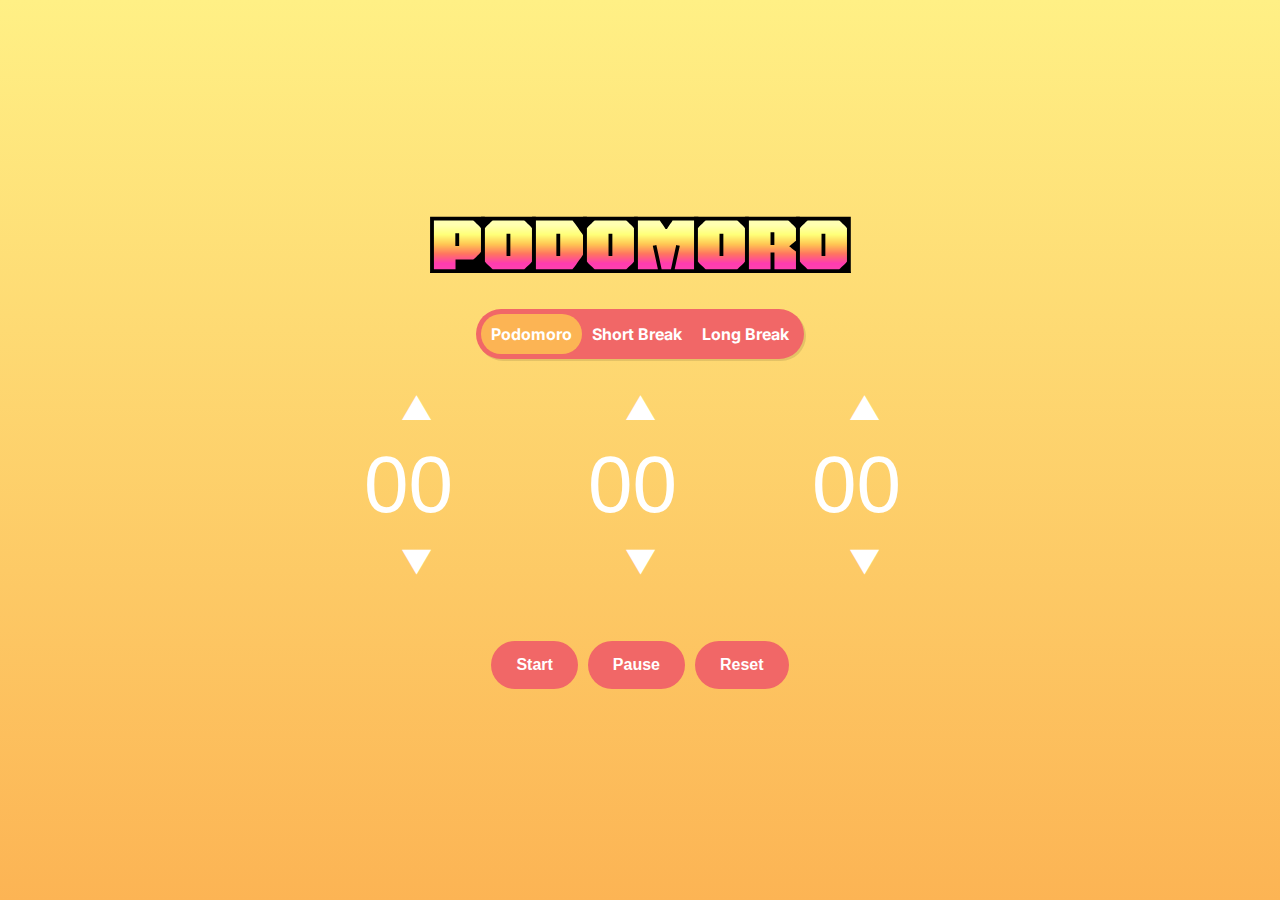
<file: index.html>
<!DOCTYPE html>
<html lang="en">
<head>
  <meta charset="UTF-8">
  <meta name="viewport" content="width=device-width, initial-scale=1.0">
  <link rel="preconnect" href="https://fonts.googleapis.com">
  <link rel="preconnect" href="https://fonts.gstatic.com" crossorigin>
  <link href="https://fonts.googleapis.com/css2?family=Honk&family=Inter:ital,opsz,wght@0,14..32,100..900;1,14..32,100..900&display=swap" rel="stylesheet">
  <link rel="stylesheet" href="./app/podomoro/style.css">
  <link rel="icon" type="image/x-icon" href="./asset/podomoroapps-logo(1).ico">
  <title>Podomoro App</title>
</head>

<body>
  <div class="app-container">
    <h1 id="headline">PODOMORO</h1>
    <nav id="menu">
      <div>
        <a id="page1" href="#">Podomoro</a>
        <a id="page2" href="/app/shortBreak/short.html">Short Break</a>
        <a id="page3" href="/app/longBreak/longBreak.html">Long Break</a>
      </div>
    </nav>
    <div class="app-counter-box">
      <div class="time-select hours">
        <div class="arrow-up" onclick="timeSet('hours', 1)">&#9650;</div>
        <input type="number" id="hours" value="00" min="00" max="99" onblur="formatInput('hours')">
        <div class="arrow-down" onclick="timeSet('hours', -1)">&#9660;</div>
      </div>
      <div class="time-select minutes">
        <div class="arrow-up" onclick="timeSet('minutes', 1)">&#9650;</div>
        <input type="number" id="minutes" value="00" min="00" max="59" onblur="formatInput('minutes')">
        <div class="arrow-down" onclick="timeSet('minutes', -1)">&#9660;</div>
      </div>
      <div class="time-select seconds">
        <div class="arrow-up" onclick="timeSet('seconds', 1)">&#9650;</div>
        <input type="number" id="seconds" value="00" min="00" max="59" onblur="formatInput('seconds')">
        <div class="arrow-down" onclick="timeSet('seconds', -1)">&#9660;</div>
      </div>
    </div>
    <div class="app-button">
      <button id="start-button" onclick="startTimer()">Start</button>
      <button id="pause-button" onclick="pauseTimer()">Pause</button>
      <button id="reset-button" onclick="resetTimer()">Reset</button>
    </div>
    <div class="pop-up-notification">
      <h3>Time's up!</h3>
      <p>Good job! Let's take a break</p>
      <button onclick="closePopUp()">Close</button>
    </div>
  </div>
  <script src="/app/podomoro/script.js"></script>
</body>
</html>
</file>
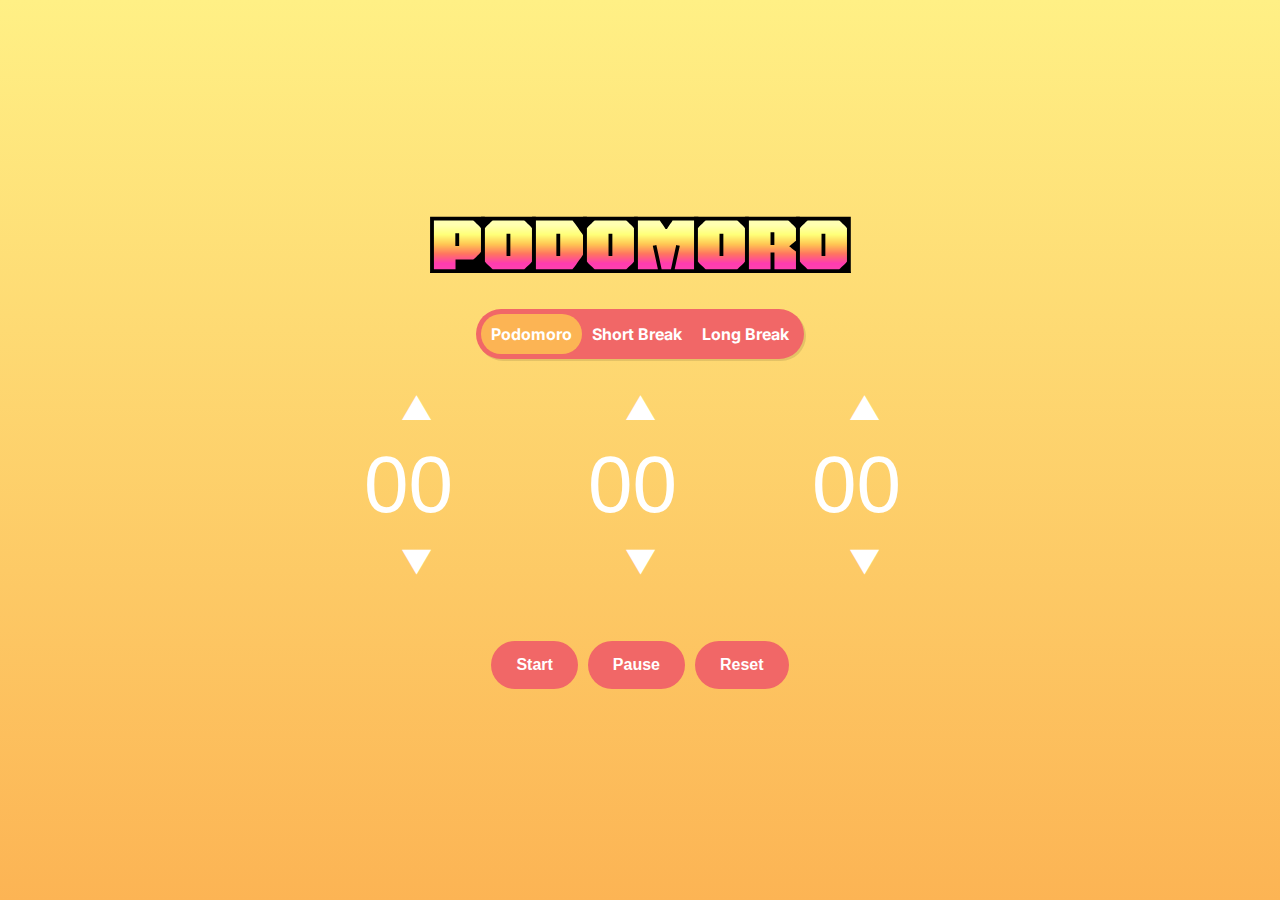
<file: app/podomoro/index.html>
<!DOCTYPE html>
<html lang="en">
<head>
  <meta charset="UTF-8">
  <meta name="viewport" content="width=device-width, initial-scale=1.0">
  <link rel="preconnect" href="https://fonts.googleapis.com">
  <link rel="preconnect" href="https://fonts.gstatic.com" crossorigin>
  <link href="https://fonts.googleapis.com/css2?family=Honk&family=Inter:ital,opsz,wght@0,14..32,100..900;1,14..32,100..900&display=swap" rel="stylesheet">
  <link rel="stylesheet" href="./style.css">
  <link rel="icon" type="image/x-icon" href="./../../asset/podomoroapps-logo(1).ico">
  <title>Podomoro App</title>
</head>

<body>
  <div class="app-container">
    <h1 id="headline">PODOMORO</h1>
    <nav id="menu">
      <div>
        <a id="page1" href="#">Podomoro</a>
        <a id="page2" href="./../shortBreak/short.html">Short Break</a>
        <a id="page3" href="./../longBreak/longBreak.html">Long Break</a>
      </div>
    </nav>
    <div class="app-counter-box">
      <div class="time-select hours">
        <div class="arrow-up" onclick="timeSet('hours', 1)">&#9650;</div>
        <input type="number" id="hours" value="00" min="00" max="99" onblur="formatInput('hours')">
        <div class="arrow-down" onclick="timeSet('hours', -1)">&#9660;</div>
      </div>
      <div class="time-select minutes">
        <div class="arrow-up" onclick="timeSet('minutes', 1)">&#9650;</div>
        <input type="number" id="minutes" value="00" min="00" max="59" onblur="formatInput('minutes')">
        <div class="arrow-down" onclick="timeSet('minutes', -1)">&#9660;</div>
      </div>
      <div class="time-select seconds">
        <div class="arrow-up" onclick="timeSet('seconds', 1)">&#9650;</div>
        <input type="number" id="seconds" value="00" min="00" max="59" onblur="formatInput('seconds')">
        <div class="arrow-down" onclick="timeSet('seconds', -1)">&#9660;</div>
      </div>
    </div>
    <div class="app-button">
      <button id="start-button" onclick="startTimer()">Start</button>
      <button id="pause-button" onclick="pauseTimer()">Pause</button>
      <button id="reset-button" onclick="resetTimer()">Reset</button>
    </div>
    <div class="pop-up-notification">
      <h3>Time's up!</h3>
      <p>Good job! Let's take a break</p>
      <button onclick="closePopUp()">Close</button>
    </div>
  </div>
  <script src="./script.js"></script>
</body>
</html>
</file>
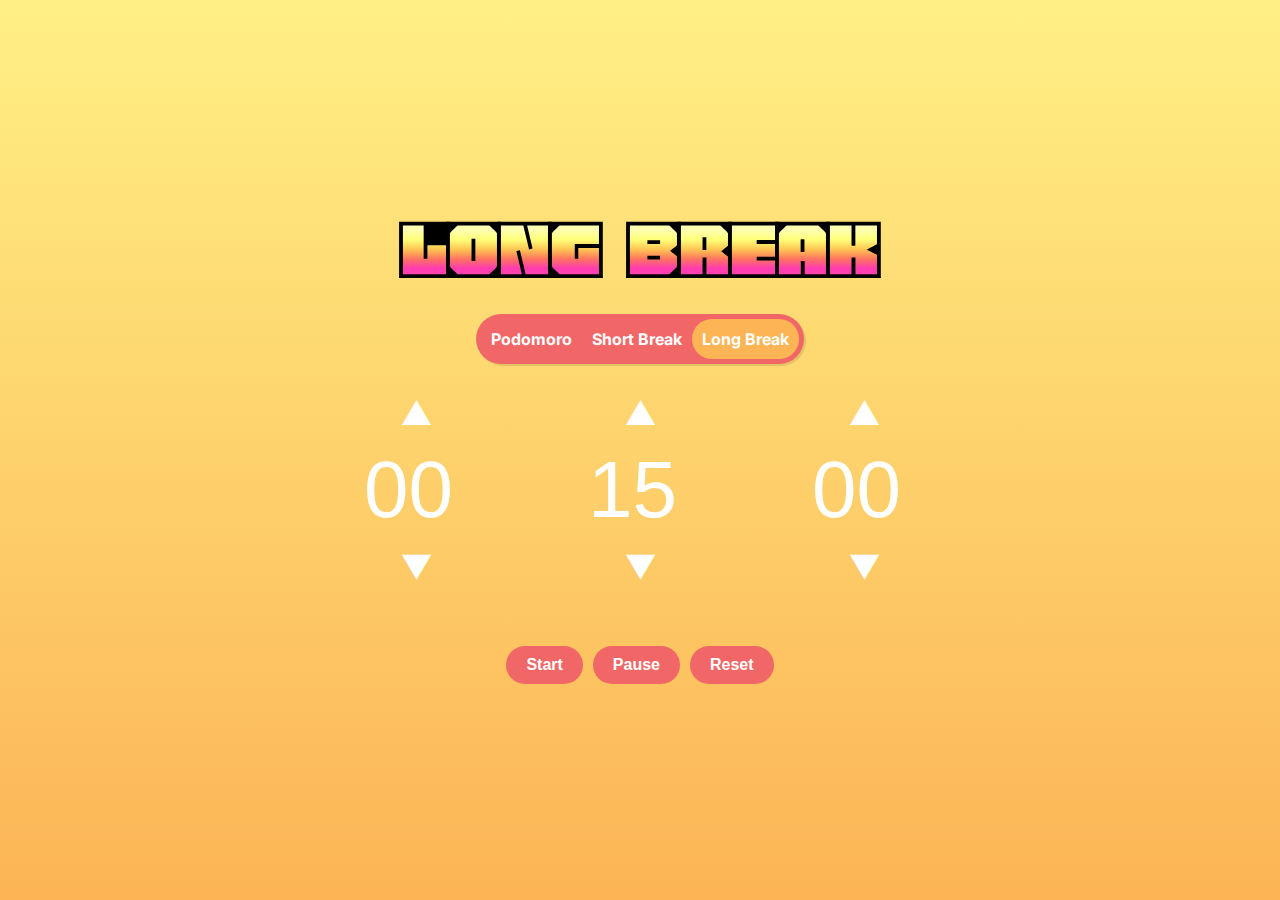
<file: app/longBreak/longBreak.html>
<!DOCTYPE html>
<html lang="en">
<head>
  <meta charset="UTF-8">
  <meta name="viewport" content="width=device-width, initial-scale=1.0">
  <link rel="preconnect" href="https://fonts.googleapis.com">
  <link rel="preconnect" href="https://fonts.gstatic.com" crossorigin>
  <link href="https://fonts.googleapis.com/css2?family=Honk&family=Inter:ital,opsz,wght@0,14..32,100..900;1,14..32,100..900&display=swap" rel="stylesheet">
  <link rel="stylesheet" href="style.css">
  <link rel="icon" type="image/x-icon" href="./../../asset/podomoroapps-logo(1).ico">
  <title>Podomoro App</title>
</head>

<body>
  <div class="app-container">
    <h1 id="headline">LONG BREAK</h1>
    <nav id="menu">
        <div>
          <a id="page1" href="./../../index.html">Podomoro</a>
          <a id="page2" href="./../shortBreak/short.html">Short Break</a>
          <a id="page3" href="#">Long Break</a>
        </div>
    </nav>
    <div class="app-counter-box">
      <div class="time-select hours">
        <div class="arrow-up" onclick="timeSet('hours', 1)">&#9650;</div>
        <input type="number" id="hours" value="00" min="00" max="99" onblur="formatInput('hours')">
        <div class="arrow-down" onclick="timeSet('hours', -1)">&#9660;</div>
      </div>
      <div class="time-select minutes">
        <div class="arrow-up" onclick="timeSet('minutes', 1)">&#9650;</div>
        <input type="number" id="minutes" value="15" min="00" max="59" onblur="formatInput('minutes')">
        <div class="arrow-down" onclick="timeSet('minutes', -1)">&#9660;</div>
      </div>
      <div class="time-select seconds">
        <div class="arrow-up" onclick="timeSet('seconds', 1)">&#9650;</div>
        <input type="number" id="seconds" value="00" min="00" max="59" onblur="formatInput('seconds')">
        <div class="arrow-down" onclick="timeSet('seconds', -1)">&#9660;</div>
      </div>
    </div>
    <div class="app-button">
      <button id="start-button" onclick="startTimer()">Start</button>
      <button id="pause-button" onclick="pauseTimer()">Pause</button>
      <button id="reset-button" onclick="resetTimer()">Reset</button>
    </div>
    <div class="pop-up-notification">
      <h3>Time's up!</h3>
      <p>Do your podomoro again!</p>
      <button onclick="closePopUp()">Close</button>
    </div>
  </div>
  <script src="script.js"></script>
</body>
</html>
</file>
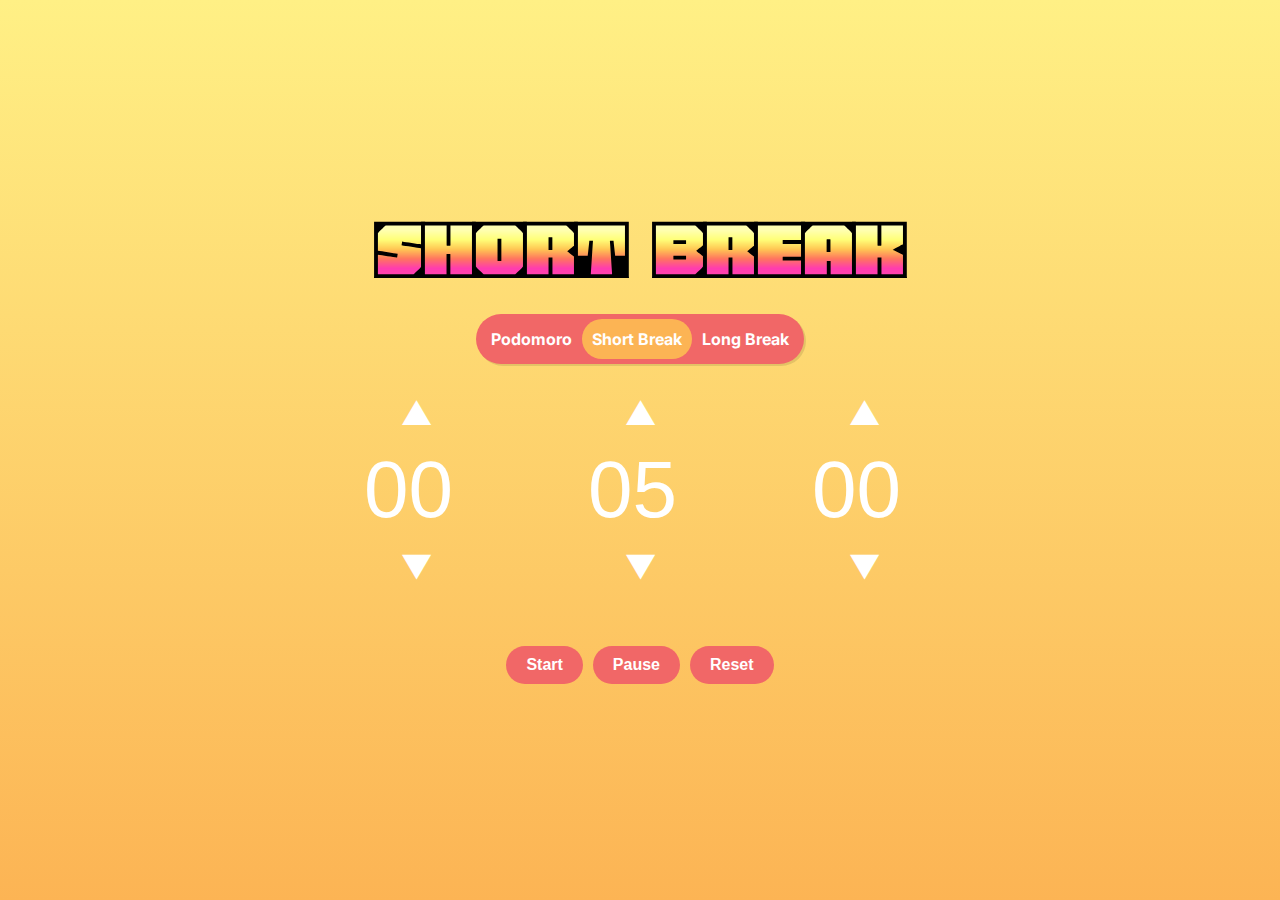
<file: app/shortBreak/short.html>
<!DOCTYPE html>
<html lang="en">
<head>
  <meta charset="UTF-8">
  <meta name="viewport" content="width=device-width, initial-scale=1.0">
  <link rel="preconnect" href="https://fonts.googleapis.com">
  <link rel="preconnect" href="https://fonts.gstatic.com" crossorigin>
  <link href="https://fonts.googleapis.com/css2?family=Honk&family=Inter:ital,opsz,wght@0,14..32,100..900;1,14..32,100..900&display=swap" rel="stylesheet">
  <link rel="stylesheet" href="style.css">
  <link rel="icon" type="image/x-icon" href="./../../asset/podomoroapps-logo(1).ico">
  <title>Podomoro App</title>
</head>

<body>
  <div class="app-container">
    <h1 id="headline">SHORT BREAK</h1>
    <nav id="menu">
        <div>
          <a id="page1" href="./../../index.html">Podomoro</a>
          <a id="page2" href="#">Short Break</a>
          <a id="page3" href="./../longBreak/longBreak.html">Long Break</a>
        </div>
    </nav>
    <div class="app-counter-box">
      <div class="time-select hours">
        <div class="arrow-up" onclick="timeSet('hours', 1)">&#9650;</div>
        <input type="number" id="hours" value="00" min="00" max="99" onblur="formatInput('hours')">
        <div class="arrow-down" onclick="timeSet('hours', -1)">&#9660;</div>
      </div>
      <div class="time-select minutes">
        <div class="arrow-up" onclick="timeSet('minutes', 1)">&#9650;</div>
        <input type="number" id="minutes" value="05" min="00" max="59" onblur="formatInput('minutes')">
        <div class="arrow-down" onclick="timeSet('minutes', -1)">&#9660;</div>
      </div>
      <div class="time-select seconds">
        <div class="arrow-up" onclick="timeSet('seconds', 1)">&#9650;</div>
        <input type="number" id="seconds" value="00" min="00" max="59" onblur="formatInput('seconds')">
        <div class="arrow-down" onclick="timeSet('seconds', -1)">&#9660;</div>
      </div>
    </div>
    <div class="app-button">
      <button id="start-button" onclick="startTimer()">Start</button>
      <button id="pause-button" onclick="pauseTimer()">Pause</button>
      <button id="reset-button" onclick="resetTimer()">Reset</button>
    </div>
    <div class="pop-up-notification">
      <h3>Time's up!</h3>
      <p>Do your podomoro again!</p>
      <button onclick="closePopUp()">Close</button>
    </div>
  </div>
  <script src="script.js"></script>
</body>
</html>
</file>
<file: app/podomoro/style.css>
:root {
  --primary-color: #fff085;
  --secondary-color: #fcb454;
  --tertiary-color: #ff9B17;
  --quaternary-color: #f16767;
}

body {
  background-image: linear-gradient(var(--primary-color), var(--secondary-color));
  height: 100vh;
  display: flex;
  justify-content: center;
  align-items: center;
  font-family: 'Inter', sans-serif;
  margin: 0;
  padding: 0;
}

.app-container {
  display: flex;
  flex-direction: column;
  justify-content: center;
  align-items: center;
}

#headline {
  text-align: center;
  font-size: 6rem;
  font-family: 'Honk', sans-serif;
  margin: 5px;
  user-select: none;       
  outline: none;           
  background: transparent; 
  -webkit-tap-highlight-color: transparent;
}

#menu div {
  list-style: none;
  display: flex;
  justify-content: space-between;
  padding: 5px 5px;
  font-size: medium;
  font-weight: bolder;
  background-color: var(--quaternary-color);
  border-radius: 100px;
  max-width: fit-content;
  box-shadow: 2px 2px rgba(0, 0, 0, 0.1);

}

#menu a {
  cursor: pointer;
  transition: 0.3s;
  padding: 10px;
  color: white;
  text-align: center;
  user-select: none;       
  outline: none;           
  -webkit-tap-highlight-color: transparent;
  text-decoration: none;
}

#menu #page1 {
  background-color: var(--secondary-color);
  border-radius: 100px;
}

.app-counter-box {
  display: flex;
  justify-content: center;
  gap: 10px;
  margin: 30px 0;
}

.time-select {
  display: flex;
  flex-direction: column;
  align-items: center;
  gap: 10px;
  color: white;
}

.time-select input {
  border: none;
  background: inherit;
  font-size: 5rem;
  text-align: center;
  -webkit-appearance: none;
  -moz-appearance: textfield;
  appearance: textfield;
  color: white;
}

.time-select input:focus {
  outline: none;
}

.time-select .arrow-up, .arrow-down {
  cursor: pointer;
  font-size: 2rem;
  transition: 0.3s;
  user-select: none;       
  outline: none;           
  background: transparent; 
  -webkit-tap-highlight-color: transparent;
}

.app-button {
  display: flex;
  justify-content: center;
  gap: 10px;
  margin: 30px 0;
}

.app-button button {
  cursor: pointer;
  background-color: var(--quaternary-color);
  border: none;
  box-shadow: none;
  color: white;
  border-radius: 100px;
  padding: 15px 25px;
  font-size: 1rem;
  font-weight: bolder;
  transition: 0.3s;
}

.app-button button:hover {
  box-shadow: 2px 2px rgba(0, 0, 0, 0.1);
  scale: 1.05;
}

.app-button button:active {
  box-shadow: none;
  scale: 1;
}

.pop-up-notification {
  background-image: linear-gradient(var(--tertiary-color), var(--quaternary-color));
  padding: 20px 50px;
  position: absolute;
  display: flex;
  flex-direction: column;
  filter: drop-shadow(5px 5px rgba(0, 0, 0, 0.1));
  border-radius: 50px;
  top: 50%;
  left: 50%;
  transform: translate(-50%, -50%);
  /* border: 2px solid var(--primary-color); */
  display: none;
}

.pop-up-notification h3 {
  font-size: 3rem;
  margin-bottom: 0;
  font-family: 'Honk', sans-serif;
}

.pop-up-notification button {
  border: none;
  background-color: white;
  border-radius: 100px;
  padding: 10px 5px;
  cursor: pointer;
  font-weight: bolder;
  transition: 0.3s;
}

.pop-up-notification button:hover {
  background-color: rgb(230, 218, 218);
}

.pop-up-notification button:active {
  background-color: white;
}

.pop-up-notification p {
  font-weight: 400;
  color: white;
  margin-top: 0;
  margin-bottom: 50px;
  font-size: small;
  text-align: center;
}

@media screen and (max-width: 600px) {
  #headline {
    font-size: 4rem;
  }

  #menu div {
    font-size: small;
  }

  .time-select input {
    font-size: 3rem;
  }  

  .time-select .arrow-up, .arrow-down {
    font-size: 1.5rem;
  }

  .pop-up-notification {
    padding: 15px 30px;
    width: 60%;
    height: 25%;
  }

  .pop-up-notification h3 {
    text-align: center;
  }

  .pop-up-notification p {
    margin-bottom: 40px;
  }

  .app-button button:hover {
    animation: none;
  }

  .app-button {
    margin: 0;
  }

  .app-button button {
    padding: 10px 20px;
  }
}
</file>
<file: app/longBreak/style.css>
:root {
  --primary-color: #fff085;
  --secondary-color: #fcb454;
  --tertiary-color: #ff9B17;
  --quaternary-color: #f16767;
}

body {
  background-image: linear-gradient(var(--primary-color), var(--secondary-color));
  height: 100vh;
  display: flex;
  justify-content: center;
  align-items: center;
  font-family: 'Inter', sans-serif;
  margin: 0;
  padding: 0;
}

.app-container {
  display: flex;
  flex-direction: column;
  justify-content: center;
  align-items: center;
}

#headline {
  text-align: center;
  font-size: 6rem;
  font-family: 'Honk', sans-serif;
  margin: 5px;
  user-select: none;       
  outline: none;           
  background: transparent; 
  -webkit-tap-highlight-color: transparent;
}

#menu div {
  list-style: none;
  display: flex;
  justify-content: space-between;
  padding: 5px 5px;
  font-size: medium;
  font-weight: bolder;
  background-color: var(--quaternary-color);
  border-radius: 100px;
  max-width: fit-content;
  box-shadow: 2px 2px rgba(0, 0, 0, 0.1);

}

#menu a {
  cursor: pointer;
  transition: 0.3s;
  padding: 10px;
  color: white;
  text-align: center;
  user-select: none;       
  outline: none;           
  -webkit-tap-highlight-color: transparent;
  text-decoration: none;
}

#menu #page3 {
  background-color: var(--secondary-color);
  border-radius: 100px;
}

.app-counter-box {
  display: flex;
  justify-content: center;
  gap: 10px;
  margin: 30px 0;
}

.time-select {
  display: flex;
  flex-direction: column;
  align-items: center;
  gap: 10px;
  color: white;
}

.time-select input {
  border: none;
  background: inherit;
  font-size: 5rem;
  text-align: center;
  -webkit-appearance: none;
  -moz-appearance: textfield;
  appearance: textfield;
  color: white;
}

.time-select input:focus {
  outline: none;
}

.time-select .arrow-up, .arrow-down {
  cursor: pointer;
  font-size: 2rem;
  transition: 0.3s;
  user-select: none;       
  outline: none;           
  background: transparent; 
  -webkit-tap-highlight-color: transparent;
}

.app-button {
  display: flex;
  justify-content: center;
  gap: 10px;
  margin: 30px 0;
}

.app-button button {
  cursor: pointer;
  background-color: var(--quaternary-color);
  border: none;
  box-shadow: none;
  color: white;
  border-radius: 100px;
  padding: 10px 20px;
  font-size: 1rem;
  font-weight: bolder;
  transition: 0.3s;
}

.app-button button:hover {
  box-shadow: 2px 2px rgba(0, 0, 0, 0.1);
  scale: 1.05;
}

.app-button button:active {
  box-shadow: none;
  scale: 1;
}

.pop-up-notification {
  background-image: linear-gradient(var(--tertiary-color), var(--quaternary-color));
  padding: 20px 50px;
  position: absolute;
  display: flex;
  flex-direction: column;
  filter: drop-shadow(5px 5px rgba(0, 0, 0, 0.1));
  border-radius: 50px;
  top: 50%;
  left: 50%;
  transform: translate(-50%, -50%);
  /* border: 2px solid var(--primary-color); */
  display: none;
}

.pop-up-notification h3 {
  font-size: 3rem;
  margin-bottom: 0;
  font-family: 'Honk', sans-serif;
}

.pop-up-notification button {
  border: none;
  background-color: white;
  border-radius: 100px;
  padding: 10px 5px;
  cursor: pointer;
  font-weight: bolder;
  transition: 0.3s;
}

.pop-up-notification button:hover {
  background-color: rgb(230, 218, 218);
}

.pop-up-notification button:active {
  background-color: white;
}

.pop-up-notification p {
  font-weight: 400;
  color: white;
  margin-top: 0;
  margin-bottom: 50px;
  font-size: small;
  text-align: center;
}
</file>
<file: app/shortBreak/style.css>
:root {
  --primary-color: #fff085;
  --secondary-color: #fcb454;
  --tertiary-color: #ff9B17;
  --quaternary-color: #f16767;
}

body {
  background-image: linear-gradient(var(--primary-color), var(--secondary-color));
  height: 100vh;
  display: flex;
  justify-content: center;
  align-items: center;
  font-family: 'Inter', sans-serif;
  margin: 0;
  padding: 0;
}

.app-container {
  display: flex;
  flex-direction: column;
  justify-content: center;
  align-items: center;
}

#headline {
  text-align: center;
  font-size: 6rem;
  font-family: 'Honk', sans-serif;
  margin: 5px;
  user-select: none;       
  outline: none;           
  background: transparent; 
  -webkit-tap-highlight-color: transparent;
}

#menu div {
  list-style: none;
  display: flex;
  justify-content: space-between;
  padding: 5px 5px;
  font-size: medium;
  font-weight: bolder;
  background-color: var(--quaternary-color);
  border-radius: 100px;
  max-width: fit-content;
  box-shadow: 2px 2px rgba(0, 0, 0, 0.1);

}

#menu a {
  cursor: pointer;
  transition: 0.3s;
  padding: 10px;
  color: white;
  text-align: center;
  user-select: none;       
  outline: none;           
  -webkit-tap-highlight-color: transparent;
  text-decoration: none;
}

#menu #page2 {
  background-color: var(--secondary-color);
  border-radius: 100px;
}

.app-counter-box {
  display: flex;
  justify-content: center;
  gap: 10px;
  margin: 30px 0;
}

.time-select {
  display: flex;
  flex-direction: column;
  align-items: center;
  gap: 10px;
  color: white;
}

.time-select input {
  border: none;
  background: inherit;
  font-size: 5rem;
  text-align: center;
  -webkit-appearance: none;
  -moz-appearance: textfield;
  appearance: textfield;
  color: white;
}

.time-select input:focus {
  outline: none;
}

.time-select .arrow-up, .arrow-down {
  cursor: pointer;
  font-size: 2rem;
  transition: 0.3s;
  user-select: none;       
  outline: none;           
  background: transparent; 
  -webkit-tap-highlight-color: transparent;
}

.app-button {
  display: flex;
  justify-content: center;
  gap: 10px;
  margin: 30px 0;
}

.app-button button {
  cursor: pointer;
  background-color: var(--quaternary-color);
  border: none;
  box-shadow: none;
  color: white;
  border-radius: 100px;
  padding: 10px 20px;
  font-size: 1rem;
  font-weight: bolder;
  transition: 0.3s;
}

.app-button button:hover {
  box-shadow: 2px 2px rgba(0, 0, 0, 0.1);
  scale: 1.05;
}

.app-button button:active {
  box-shadow: none;
  scale: 1;
}

.pop-up-notification {
  background-image: linear-gradient(var(--tertiary-color), var(--quaternary-color));
  padding: 20px 50px;
  position: absolute;
  display: flex;
  flex-direction: column;
  filter: drop-shadow(5px 5px rgba(0, 0, 0, 0.1));
  border-radius: 50px;
  top: 50%;
  left: 50%;
  transform: translate(-50%, -50%);
  /* border: 2px solid var(--primary-color); */
  display: none;
}

.pop-up-notification h3 {
  font-size: 3rem;
  margin-bottom: 0;
  font-family: 'Honk', sans-serif;
}

.pop-up-notification button {
  border: none;
  background-color: white;
  border-radius: 100px;
  padding: 10px 5px;
  cursor: pointer;
  font-weight: bolder;
  transition: 0.3s;
}

.pop-up-notification button:hover {
  background-color: rgb(230, 218, 218);
}

.pop-up-notification button:active {
  background-color: white;
}

.pop-up-notification p {
  font-weight: 400;
  color: white;
  margin-top: 0;
  margin-bottom: 50px;
  font-size: small;
  text-align: center;
}
</file>
